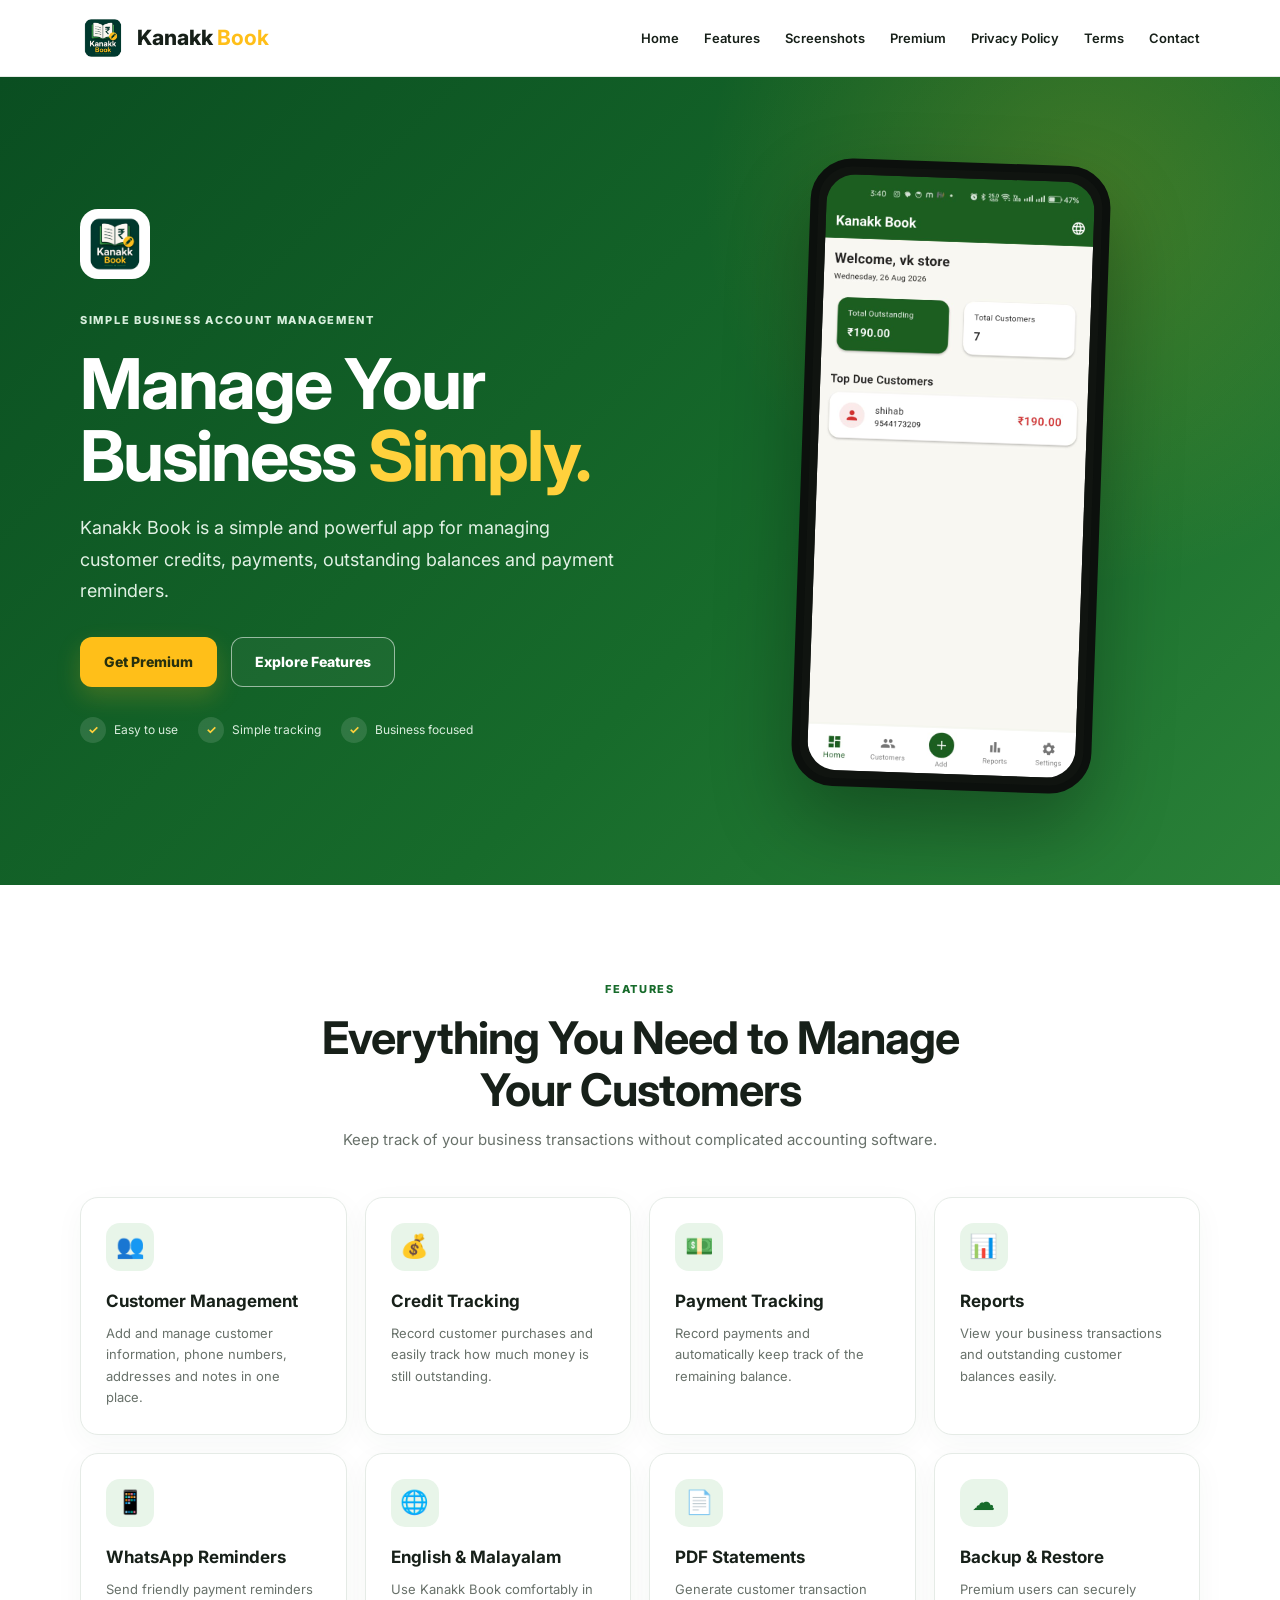
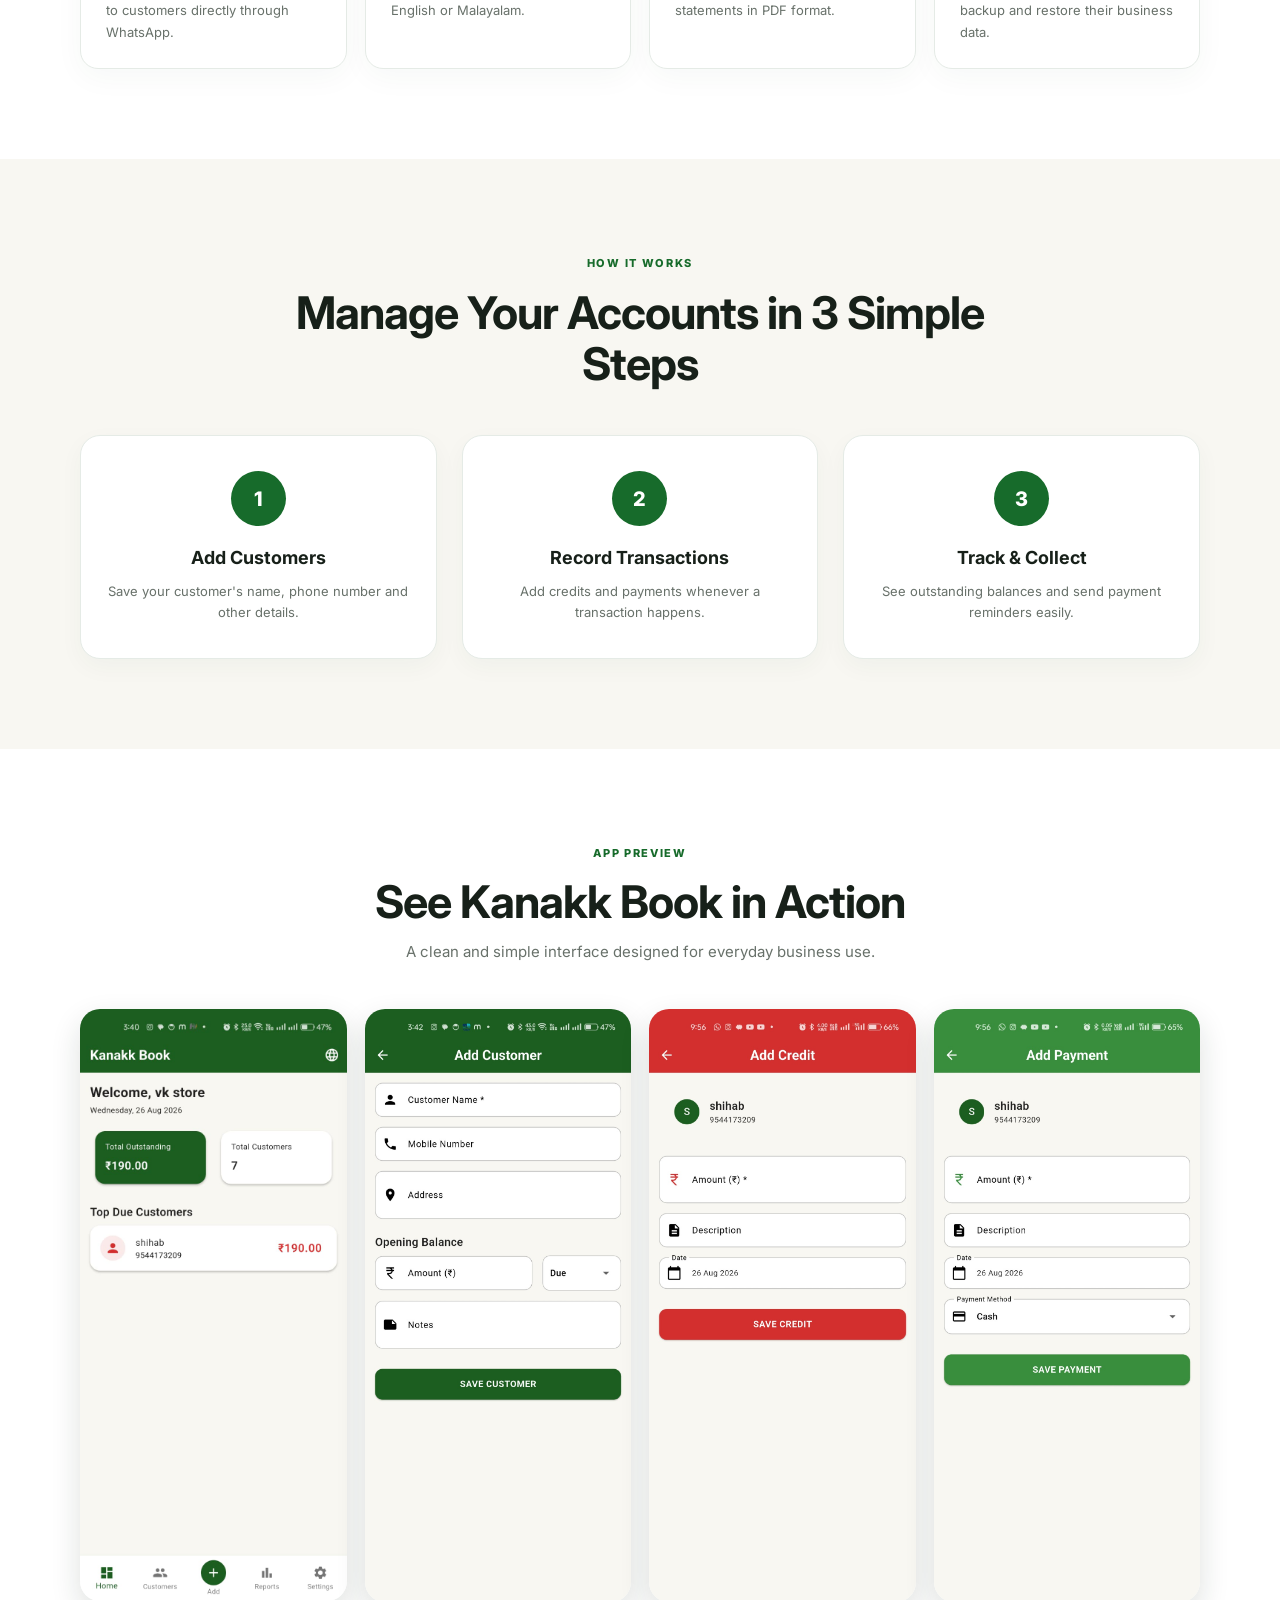
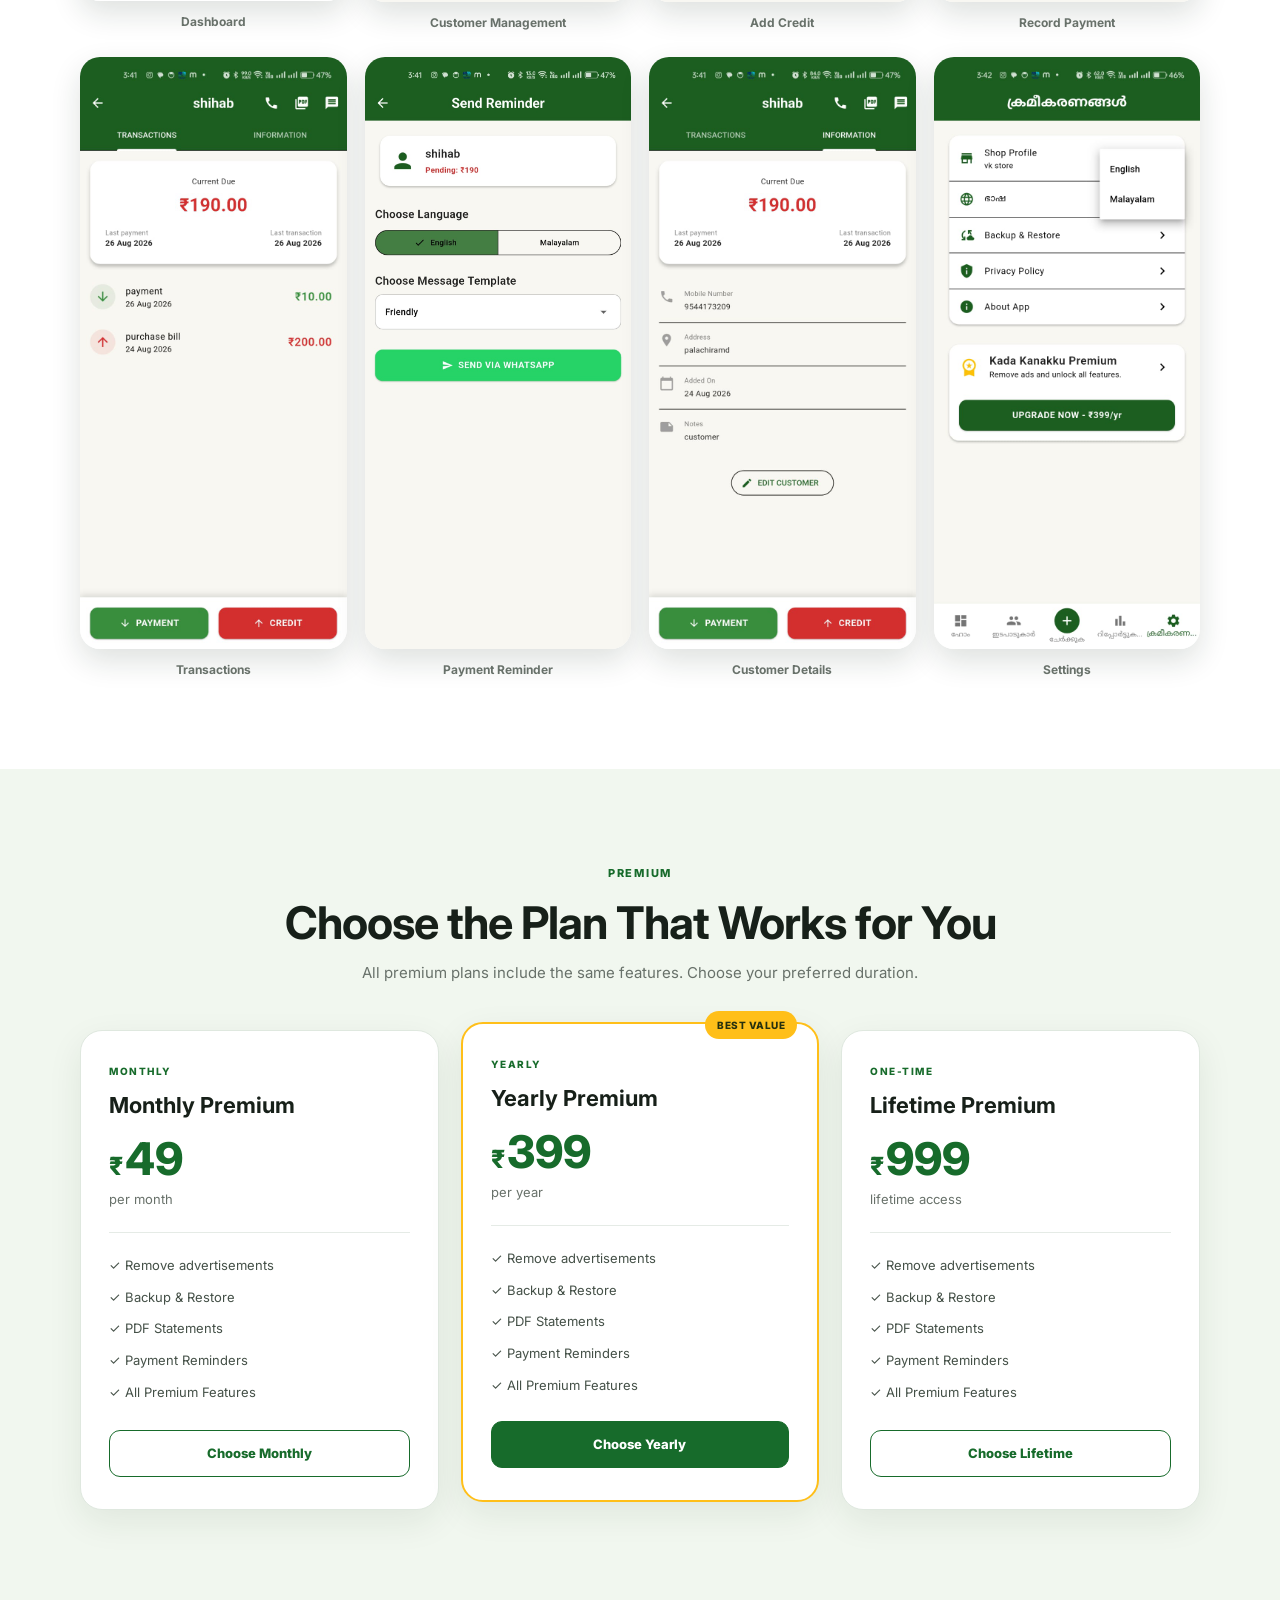
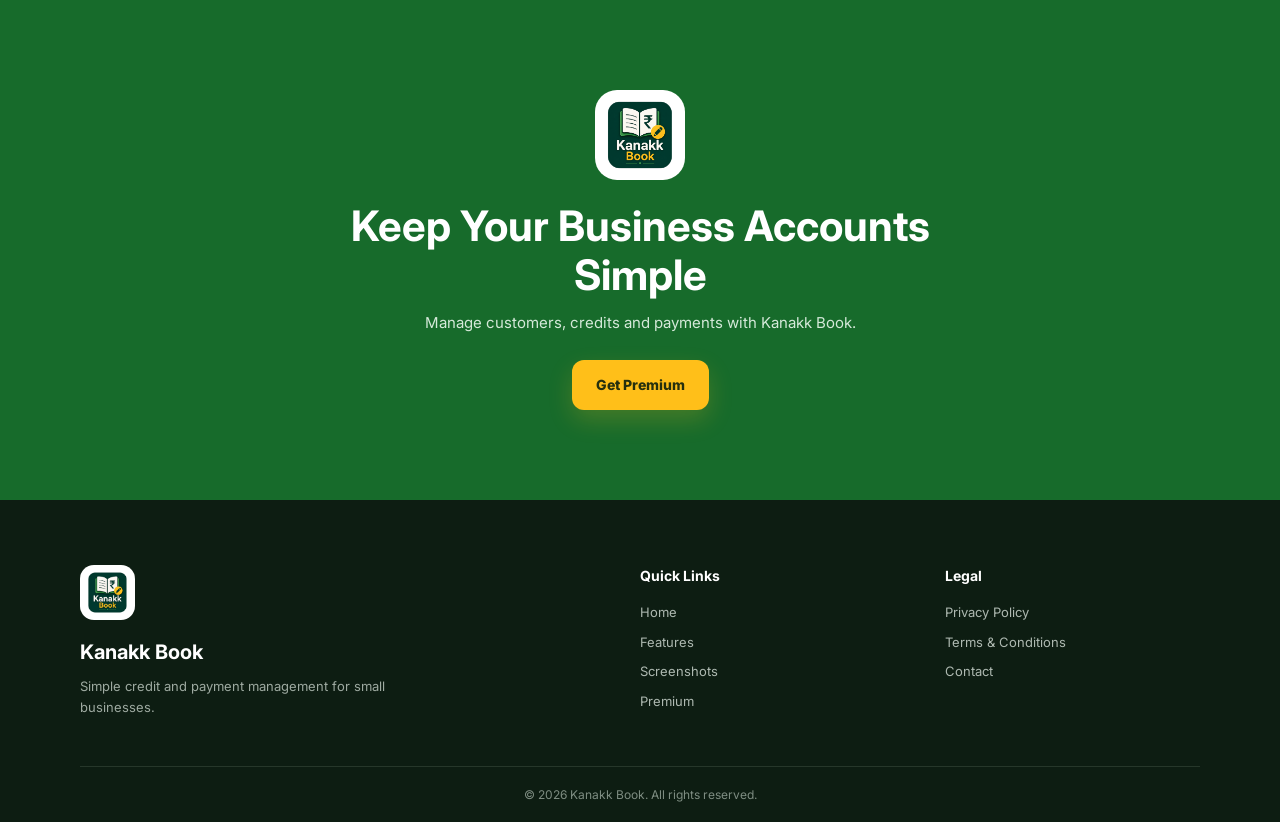
<file: index.html>
<!DOCTYPE html>
<html lang="en">

<head>
    <meta charset="UTF-8">
    <meta name="viewport" content="width=device-width, initial-scale=1.0">

    <title>Kanakk Book - Simple Credit & Payment Management</title>

    <meta name="description"
        content="Kanakk Book helps small businesses manage customers, credits, payments, outstanding balances and payment reminders easily.">

    <link rel="stylesheet" href="css/style.css">
</head>

<body>

    <!-- ================= NAVBAR ================= -->

    <header class="navbar">

        <div class="nav-container">

            <a href="index.html" class="brand">

                <img src="assets/logo.png"
                    alt="Kanakk Book Logo"
                    class="brand-logo">

                <span>Kanakk <b>Book</b></span>

            </a>

            <button class="menu-toggle" id="menuToggle">
                ☰
            </button>

            <nav class="nav-links" id="navLinks">

                <a href="#home">Home</a>

                <a href="#features">Features</a>

                <a href="#screenshots">Screenshots</a>

                <a href="#premium">Premium</a>

                <a href="privacy-policy.html">Privacy Policy</a>

                <a href="terms.html">Terms</a>

                <a href="contact.html">Contact</a>

            </nav>

        </div>

    </header>


    <!-- ================= HERO ================= -->

    <section class="hero" id="home">

        <div class="hero-container">

            <div class="hero-content">

                <div class="hero-logo">

                    <img src="assets/logo.png"
                        alt="Kanakk Book">

                </div>

                <div class="eyebrow">
                    SIMPLE BUSINESS ACCOUNT MANAGEMENT
                </div>

                <h1>
                    Manage Your Business
                    <span>Simply.</span>
                </h1>

                <p>
                    Kanakk Book is a simple and powerful app for
                    managing customer credits, payments, outstanding
                    balances and payment reminders.
                </p>

                <div class="hero-buttons">

                    <a href="#premium" class="btn btn-primary">
                        Get Premium
                    </a>

                    <a href="#features" class="btn btn-secondary">
                        Explore Features
                    </a>

                </div>

                <div class="trust-row">

                    <div>
                        <strong>✓</strong>
                        Easy to use
                    </div>

                    <div>
                        <strong>✓</strong>
                        Simple tracking
                    </div>

                    <div>
                        <strong>✓</strong>
                        Business focused
                    </div>

                </div>

            </div>


            <div class="hero-image">

                <div class="phone">

                    <div class="phone-screen">

                        <img src="assets/screenshot-home.jpeg"
                            alt="Kanakk Book Home Screen">

                    </div>

                </div>

            </div>

        </div>

    </section>


    <!-- ================= FEATURES ================= -->

    <section class="features-section" id="features">

        <div class="section-container">

            <div class="section-heading">

                <span>FEATURES</span>

                <h2>
                    Everything You Need
                    to Manage Your Customers
                </h2>

                <p>
                    Keep track of your business transactions
                    without complicated accounting software.
                </p>

            </div>


            <div class="features-grid">


                <div class="feature-card">

                    <div class="feature-icon">
                        👥
                    </div>

                    <h3>
                        Customer Management
                    </h3>

                    <p>
                        Add and manage customer information,
                        phone numbers, addresses and notes
                        in one place.
                    </p>

                </div>


                <div class="feature-card">

                    <div class="feature-icon">
                        💰
                    </div>

                    <h3>
                        Credit Tracking
                    </h3>

                    <p>
                        Record customer purchases and easily
                        track how much money is still outstanding.
                    </p>

                </div>


                <div class="feature-card">

                    <div class="feature-icon">
                        💵
                    </div>

                    <h3>
                        Payment Tracking
                    </h3>

                    <p>
                        Record payments and automatically keep
                        track of the remaining balance.
                    </p>

                </div>


                <div class="feature-card">

                    <div class="feature-icon">
                        📊
                    </div>

                    <h3>
                        Reports
                    </h3>

                    <p>
                        View your business transactions and
                        outstanding customer balances easily.
                    </p>

                </div>


                <div class="feature-card">

                    <div class="feature-icon">
                        📱
                    </div>

                    <h3>
                        WhatsApp Reminders
                    </h3>

                    <p>
                        Send friendly payment reminders to
                        customers directly through WhatsApp.
                    </p>

                </div>


                <div class="feature-card">

                    <div class="feature-icon">
                        🌐
                    </div>

                    <h3>
                        English & Malayalam
                    </h3>

                    <p>
                        Use Kanakk Book comfortably in English
                        or Malayalam.
                    </p>

                </div>


                <div class="feature-card">

                    <div class="feature-icon">
                        📄
                    </div>

                    <h3>
                        PDF Statements
                    </h3>

                    <p>
                        Generate customer transaction statements
                        in PDF format.
                    </p>

                </div>


                <div class="feature-card">

                    <div class="feature-icon">
                        ☁️
                    </div>

                    <h3>
                        Backup & Restore
                    </h3>

                    <p>
                        Premium users can securely backup and
                        restore their business data.
                    </p>

                </div>


            </div>

        </div>

    </section>


    <!-- ================= HOW IT WORKS ================= -->

    <section class="how-section">

        <div class="section-container">

            <div class="section-heading">

                <span>HOW IT WORKS</span>

                <h2>
                    Manage Your Accounts in 3 Simple Steps
                </h2>

            </div>


            <div class="steps-grid">


                <div class="step">

                    <div class="step-number">
                        1
                    </div>

                    <h3>
                        Add Customers
                    </h3>

                    <p>
                        Save your customer's name,
                        phone number and other details.
                    </p>

                </div>


                <div class="step">

                    <div class="step-number">
                        2
                    </div>

                    <h3>
                        Record Transactions
                    </h3>

                    <p>
                        Add credits and payments whenever
                        a transaction happens.
                    </p>

                </div>


                <div class="step">

                    <div class="step-number">
                        3
                    </div>

                    <h3>
                        Track & Collect
                    </h3>

                    <p>
                        See outstanding balances and
                        send payment reminders easily.
                    </p>

                </div>


            </div>

        </div>

    </section>


    <!-- ================= SCREENSHOTS ================= -->

    <section class="screenshots-section" id="screenshots">

        <div class="section-container">

            <div class="section-heading">

                <span>APP PREVIEW</span>

                <h2>
                    See Kanakk Book in Action
                </h2>

                <p>
                    A clean and simple interface designed
                    for everyday business use.
                </p>

            </div>


            <div class="screenshots-grid">


                <div class="screenshot-card">

                    <img src="assets/screenshot-home.jpeg"
                        alt="Kanakk Book Home">

                    <h3>
                        Dashboard
                    </h3>

                </div>


                <div class="screenshot-card">

                    <img src="assets/screenshot-customer.jpeg"
                        alt="Kanakk Book Customer">

                    <h3>
                        Customer Management
                    </h3>

                </div>


                <div class="screenshot-card">

                    <img src="assets/screenshot-credit.jpeg"
                        alt="Kanakk Book Credit">

                    <h3>
                        Add Credit
                    </h3>

                </div>


                <div class="screenshot-card">

                    <img src="assets/screenshot-payment.jpeg"
                        alt="Kanakk Book Payment">

                    <h3>
                        Record Payment
                    </h3>

                </div>


                <div class="screenshot-card">

                    <img src="assets/screenshot-transactions.jpeg"
                        alt="Kanakk Book Transactions">

                    <h3>
                        Transactions
                    </h3>

                </div>


                <div class="screenshot-card">

                    <img src="assets/screenshot-reminder.jpeg"
                        alt="Kanakk Book Reminder">

                    <h3>
                        Payment Reminder
                    </h3>

                </div>


                <div class="screenshot-card">

                    <img src="assets/screenshot-customer-details.jpeg"
                        alt="Kanakk Book Customer Details">

                    <h3>
                        Customer Details
                    </h3>

                </div>


                <div class="screenshot-card">

                    <img src="assets/screenshot-settings.jpeg"
                        alt="Kanakk Book Settings">

                    <h3>
                        Settings
                    </h3>

                </div>


            </div>

        </div>

    </section>


    <!-- ================= PREMIUM ================= -->

    <section class="premium-section" id="premium">

        <div class="section-container">

            <div class="section-heading">

                <span>PREMIUM</span>

                <h2>
                    Choose the Plan That Works for You
                </h2>

                <p>
                    All premium plans include the same features.
                    Choose your preferred duration.
                </p>

            </div>


            <div class="pricing-grid">


                <!-- MONTHLY -->

                <div class="pricing-card">

                    <div class="plan-label">
                        MONTHLY
                    </div>

                    <h3>
                        Monthly Premium
                    </h3>

                    <div class="price">
                        <span>₹</span>49
                    </div>

                    <p class="duration">
                        per month
                    </p>

                    <div class="plan-divider"></div>

                    <ul>

                        <li>✓ Remove advertisements</li>

                        <li>✓ Backup & Restore</li>

                        <li>✓ PDF Statements</li>

                        <li>✓ Payment Reminders</li>

                        <li>✓ All Premium Features</li>

                    </ul>

                    <a href="#" class="pricing-button">
                        Choose Monthly
                    </a>

                </div>


                <!-- YEARLY -->

                <div class="pricing-card popular">

                    <div class="popular-label">
                        BEST VALUE
                    </div>

                    <div class="plan-label">
                        YEARLY
                    </div>

                    <h3>
                        Yearly Premium
                    </h3>

                    <div class="price">
                        <span>₹</span>399
                    </div>

                    <p class="duration">
                        per year
                    </p>

                    <div class="plan-divider"></div>

                    <ul>

                        <li>✓ Remove advertisements</li>

                        <li>✓ Backup & Restore</li>

                        <li>✓ PDF Statements</li>

                        <li>✓ Payment Reminders</li>

                        <li>✓ All Premium Features</li>

                    </ul>

                    <a href="#" class="pricing-button">
                        Choose Yearly
                    </a>

                </div>


                <!-- LIFETIME -->

                <div class="pricing-card">

                    <div class="plan-label">
                        ONE-TIME
                    </div>

                    <h3>
                        Lifetime Premium
                    </h3>

                    <div class="price">
                        <span>₹</span>999
                    </div>

                    <p class="duration">
                        lifetime access
                    </p>

                    <div class="plan-divider"></div>

                    <ul>

                        <li>✓ Remove advertisements</li>

                        <li>✓ Backup & Restore</li>

                        <li>✓ PDF Statements</li>

                        <li>✓ Payment Reminders</li>

                        <li>✓ All Premium Features</li>

                    </ul>

                    <a href="#" class="pricing-button">
                        Choose Lifetime
                    </a>

                </div>


            </div>

        </div>

    </section>


    <!-- ================= CTA ================= -->

    <section class="cta-section">

        <div class="section-container">

            <div class="cta-content">

                <img src="assets/logo.png"
                    alt="Kanakk Book">

                <h2>
                    Keep Your Business Accounts Simple
                </h2>

                <p>
                    Manage customers, credits and payments
                    with Kanakk Book.
                </p>

                <a href="#premium" class="btn btn-primary">
                    Get Premium
                </a>

            </div>

        </div>

    </section>


    <!-- ================= FOOTER ================= -->

    <footer>

        <div class="footer-container">


            <div class="footer-brand">

                <img src="assets/logo.png"
                    alt="Kanakk Book">

                <h3>
                    Kanakk Book
                </h3>

                <p>
                    Simple credit and payment management
                    for small businesses.
                </p>

            </div>


            <div class="footer-links">

                <h4>
                    Quick Links
                </h4>

                <a href="#home">
                    Home
                </a>

                <a href="#features">
                    Features
                </a>

                <a href="#screenshots">
                    Screenshots
                </a>

                <a href="#premium">
                    Premium
                </a>

            </div>


            <div class="footer-links">

                <h4>
                    Legal
                </h4>

                <a href="privacy-policy.html">
                    Privacy Policy
                </a>

                <a href="terms.html">
                    Terms & Conditions
                </a>

                <a href="contact.html">
                    Contact
                </a>

            </div>


        </div>


        <div class="footer-bottom">

            <p>
                © <span id="year"></span> Kanakk Book.
                All rights reserved.
            </p>

        </div>

    </footer>


    <script src="js/script.js"></script>

</body>

</html>
</file>
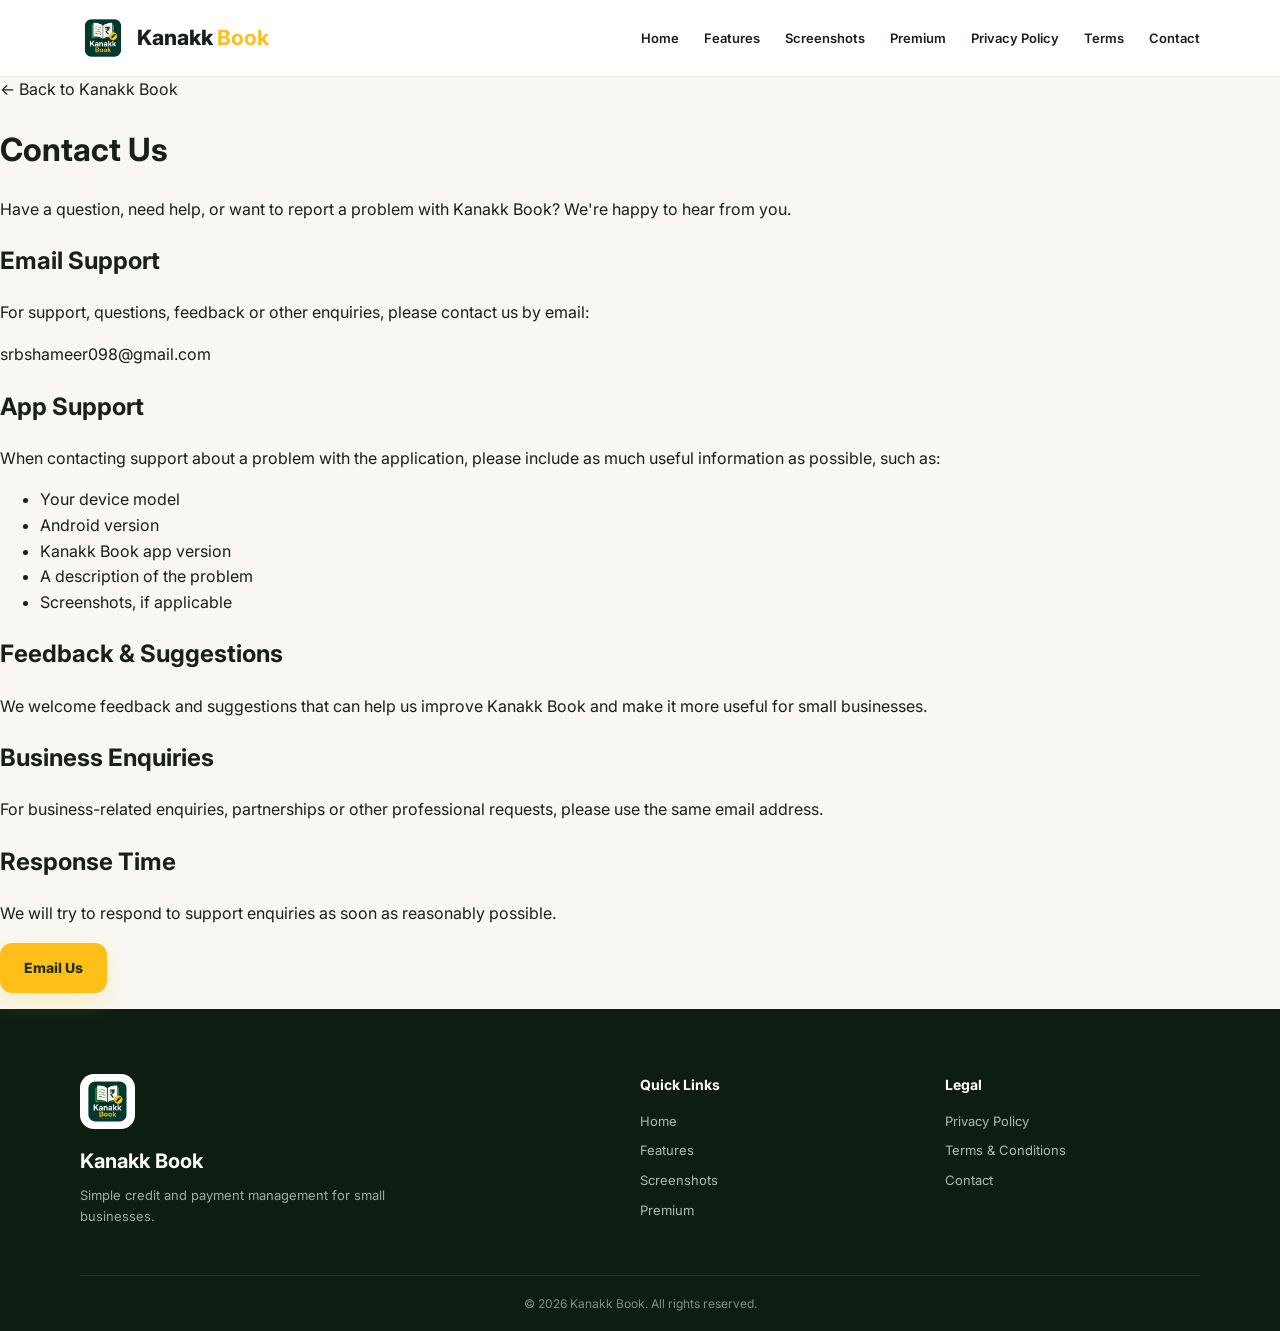
<file: contact.html>
<!DOCTYPE html>
<html lang="en">

<head>

    <meta charset="UTF-8">

    <meta name="viewport"
        content="width=device-width, initial-scale=1.0">

    <title>Contact - Kanakk Book</title>

    <meta name="description"
        content="Contact Kanakk Book support.">

    <link rel="stylesheet"
        href="css/style.css">

</head>


<body>


    <!-- ================= NAVBAR ================= -->

    <header class="navbar">

        <div class="nav-container">

            <a href="index.html"
                class="brand">

                <img src="assets/logo.png"
                    alt="Kanakk Book Logo"
                    class="brand-logo">

                <span>
                    Kanakk <b>Book</b>
                </span>

            </a>


            <button class="menu-toggle"
                id="menuToggle">

                ☰

            </button>


            <nav class="nav-links"
                id="navLinks">

                <a href="index.html#home">
                    Home
                </a>

                <a href="index.html#features">
                    Features
                </a>

                <a href="index.html#screenshots">
                    Screenshots
                </a>

                <a href="index.html#premium">
                    Premium
                </a>

                <a href="privacy-policy.html">
                    Privacy Policy
                </a>

                <a href="terms.html">
                    Terms
                </a>

                <a href="contact.html">
                    Contact
                </a>

            </nav>

        </div>

    </header>


    <!-- ================= CONTACT ================= -->

    <main class="legal-page">

        <div class="legal">

            <a href="index.html"
                class="back-link">

                ← Back to Kanakk Book

            </a>


            <h1>
                Contact Us
            </h1>


            <p>
                Have a question, need help, or want to report a
                problem with Kanakk Book? We're happy to hear from
                you.
            </p>


            <h2>
                Email Support
            </h2>

            <p>
                For support, questions, feedback or other enquiries,
                please contact us by email:
            </p>


            <p>

                <a href="mailto:srbshameer098@gmail.com">

                    srbshameer098@gmail.com

                </a>

            </p>


            <h2>
                App Support
            </h2>

            <p>
                When contacting support about a problem with the
                application, please include as much useful
                information as possible, such as:
            </p>


            <ul>

                <li>
                    Your device model
                </li>

                <li>
                    Android version
                </li>

                <li>
                    Kanakk Book app version
                </li>

                <li>
                    A description of the problem
                </li>

                <li>
                    Screenshots, if applicable
                </li>

            </ul>


            <h2>
                Feedback & Suggestions
            </h2>

            <p>
                We welcome feedback and suggestions that can help us
                improve Kanakk Book and make it more useful for
                small businesses.
            </p>


            <h2>
                Business Enquiries
            </h2>

            <p>
                For business-related enquiries, partnerships or
                other professional requests, please use the same
                email address.
            </p>


            <h2>
                Response Time
            </h2>

            <p>
                We will try to respond to support enquiries as soon
                as reasonably possible.
            </p>


            <p>
                <a href="mailto:srbshameer098@gmail.com"
                    class="btn btn-primary">

                    Email Us

                </a>
            </p>


        </div>

    </main>


    <!-- ================= FOOTER ================= -->

    <footer>

        <div class="footer-container">


            <div class="footer-brand">

                <img src="assets/logo.png"
                    alt="Kanakk Book">

                <h3>
                    Kanakk Book
                </h3>

                <p>
                    Simple credit and payment management
                    for small businesses.
                </p>

            </div>


            <div class="footer-links">

                <h4>
                    Quick Links
                </h4>

                <a href="index.html#home">
                    Home
                </a>

                <a href="index.html#features">
                    Features
                </a>

                <a href="index.html#screenshots">
                    Screenshots
                </a>

                <a href="index.html#premium">
                    Premium
                </a>

            </div>


            <div class="footer-links">

                <h4>
                    Legal
                </h4>

                <a href="privacy-policy.html">
                    Privacy Policy
                </a>

                <a href="terms.html">
                    Terms & Conditions
                </a>

                <a href="contact.html">
                    Contact
                </a>

            </div>


        </div>


        <div class="footer-bottom">

            <p>
                © <span id="year"></span>
                Kanakk Book. All rights reserved.
            </p>

        </div>

    </footer>


    <script src="js/script.js"></script>

</body>

</html>
</file>
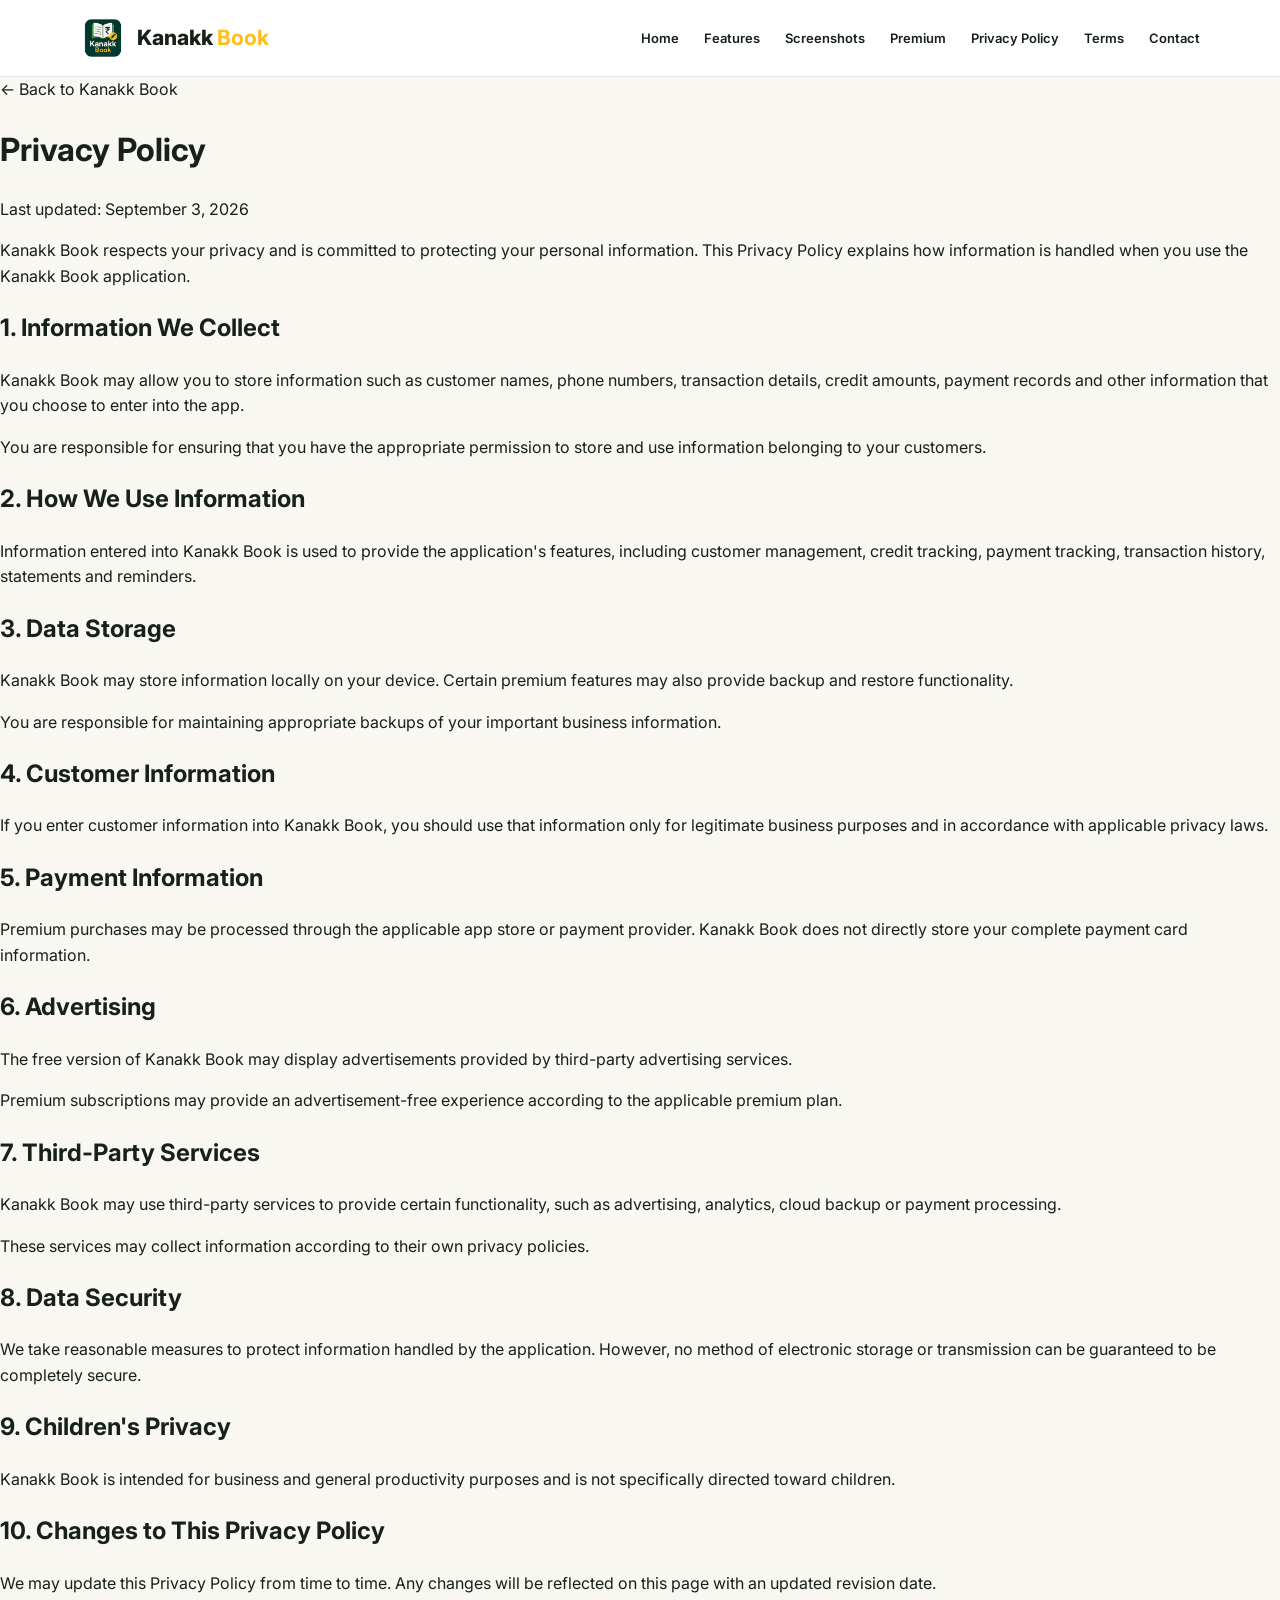
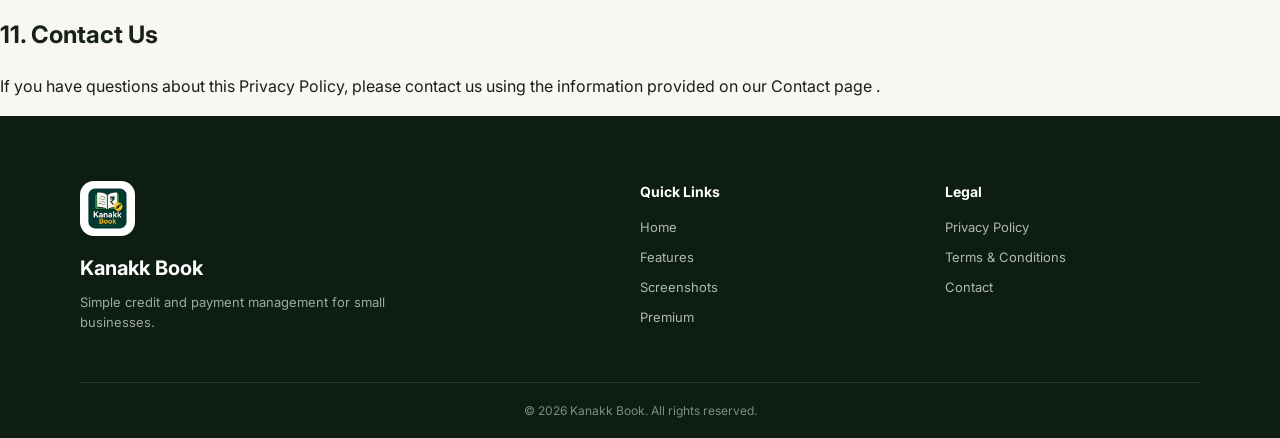
<file: privacy-policy.html>
<!DOCTYPE html>
<html lang="en">

<head>

    <meta charset="UTF-8">

    <meta name="viewport"
        content="width=device-width, initial-scale=1.0">

    <title>Privacy Policy - Kanakk Book</title>

    <meta name="description"
        content="Privacy Policy for Kanakk Book.">

    <link rel="stylesheet"
        href="css/style.css">

</head>


<body>


    <!-- ================= NAVBAR ================= -->

    <header class="navbar">

        <div class="nav-container">

            <a href="index.html"
                class="brand">

                <img src="assets/logo.png"
                    alt="Kanakk Book Logo"
                    class="brand-logo">

                <span>
                    Kanakk <b>Book</b>
                </span>

            </a>


            <button class="menu-toggle"
                id="menuToggle">

                ☰

            </button>


            <nav class="nav-links"
                id="navLinks">

                <a href="index.html#home">
                    Home
                </a>

                <a href="index.html#features">
                    Features
                </a>

                <a href="index.html#screenshots">
                    Screenshots
                </a>

                <a href="index.html#premium">
                    Premium
                </a>

                <a href="privacy-policy.html">
                    Privacy Policy
                </a>

                <a href="terms.html">
                    Terms
                </a>

                <a href="contact.html">
                    Contact
                </a>

            </nav>

        </div>

    </header>


    <!-- ================= CONTENT ================= -->

    <main class="legal-page">

        <div class="legal">

            <a href="index.html"
                class="back-link">

                ← Back to Kanakk Book

            </a>


            <h1>
                Privacy Policy
            </h1>


            <p class="updated">
                Last updated: September 3, 2026
            </p>


            <p>
                Kanakk Book respects your privacy and is committed
                to protecting your personal information. This Privacy
                Policy explains how information is handled when you
                use the Kanakk Book application.
            </p>


            <h2>
                1. Information We Collect
            </h2>

            <p>
                Kanakk Book may allow you to store information such
                as customer names, phone numbers, transaction
                details, credit amounts, payment records and other
                information that you choose to enter into the app.
            </p>

            <p>
                You are responsible for ensuring that you have the
                appropriate permission to store and use information
                belonging to your customers.
            </p>


            <h2>
                2. How We Use Information
            </h2>

            <p>
                Information entered into Kanakk Book is used to
                provide the application's features, including
                customer management, credit tracking, payment
                tracking, transaction history, statements and
                reminders.
            </p>


            <h2>
                3. Data Storage
            </h2>

            <p>
                Kanakk Book may store information locally on your
                device. Certain premium features may also provide
                backup and restore functionality.
            </p>

            <p>
                You are responsible for maintaining appropriate
                backups of your important business information.
            </p>


            <h2>
                4. Customer Information
            </h2>

            <p>
                If you enter customer information into Kanakk Book,
                you should use that information only for legitimate
                business purposes and in accordance with applicable
                privacy laws.
            </p>


            <h2>
                5. Payment Information
            </h2>

            <p>
                Premium purchases may be processed through the
                applicable app store or payment provider. Kanakk
                Book does not directly store your complete payment
                card information.
            </p>


            <h2>
                6. Advertising
            </h2>

            <p>
                The free version of Kanakk Book may display
                advertisements provided by third-party advertising
                services.
            </p>

            <p>
                Premium subscriptions may provide an
                advertisement-free experience according to the
                applicable premium plan.
            </p>


            <h2>
                7. Third-Party Services
            </h2>

            <p>
                Kanakk Book may use third-party services to provide
                certain functionality, such as advertising,
                analytics, cloud backup or payment processing.
            </p>

            <p>
                These services may collect information according to
                their own privacy policies.
            </p>


            <h2>
                8. Data Security
            </h2>

            <p>
                We take reasonable measures to protect information
                handled by the application. However, no method of
                electronic storage or transmission can be guaranteed
                to be completely secure.
            </p>


            <h2>
                9. Children's Privacy
            </h2>

            <p>
                Kanakk Book is intended for business and general
                productivity purposes and is not specifically
                directed toward children.
            </p>


            <h2>
                10. Changes to This Privacy Policy
            </h2>

            <p>
                We may update this Privacy Policy from time to time.
                Any changes will be reflected on this page with an
                updated revision date.
            </p>


            <h2>
                11. Contact Us
            </h2>

            <p>
                If you have questions about this Privacy Policy,
                please contact us using the information provided on
                our
                <a href="contact.html">
                    Contact page
                </a>.
            </p>


        </div>

    </main>


    <!-- ================= FOOTER ================= -->

    <footer>

        <div class="footer-container">


            <div class="footer-brand">

                <img src="assets/logo.png"
                    alt="Kanakk Book">

                <h3>
                    Kanakk Book
                </h3>

                <p>
                    Simple credit and payment management
                    for small businesses.
                </p>

            </div>


            <div class="footer-links">

                <h4>
                    Quick Links
                </h4>

                <a href="index.html#home">
                    Home
                </a>

                <a href="index.html#features">
                    Features
                </a>

                <a href="index.html#screenshots">
                    Screenshots
                </a>

                <a href="index.html#premium">
                    Premium
                </a>

            </div>


            <div class="footer-links">

                <h4>
                    Legal
                </h4>

                <a href="privacy-policy.html">
                    Privacy Policy
                </a>

                <a href="terms.html">
                    Terms & Conditions
                </a>

                <a href="contact.html">
                    Contact
                </a>

            </div>


        </div>


        <div class="footer-bottom">

            <p>
                © <span id="year"></span>
                Kanakk Book. All rights reserved.
            </p>

        </div>

    </footer>


    <script src="js/script.js"></script>

</body>

</html>
</file>
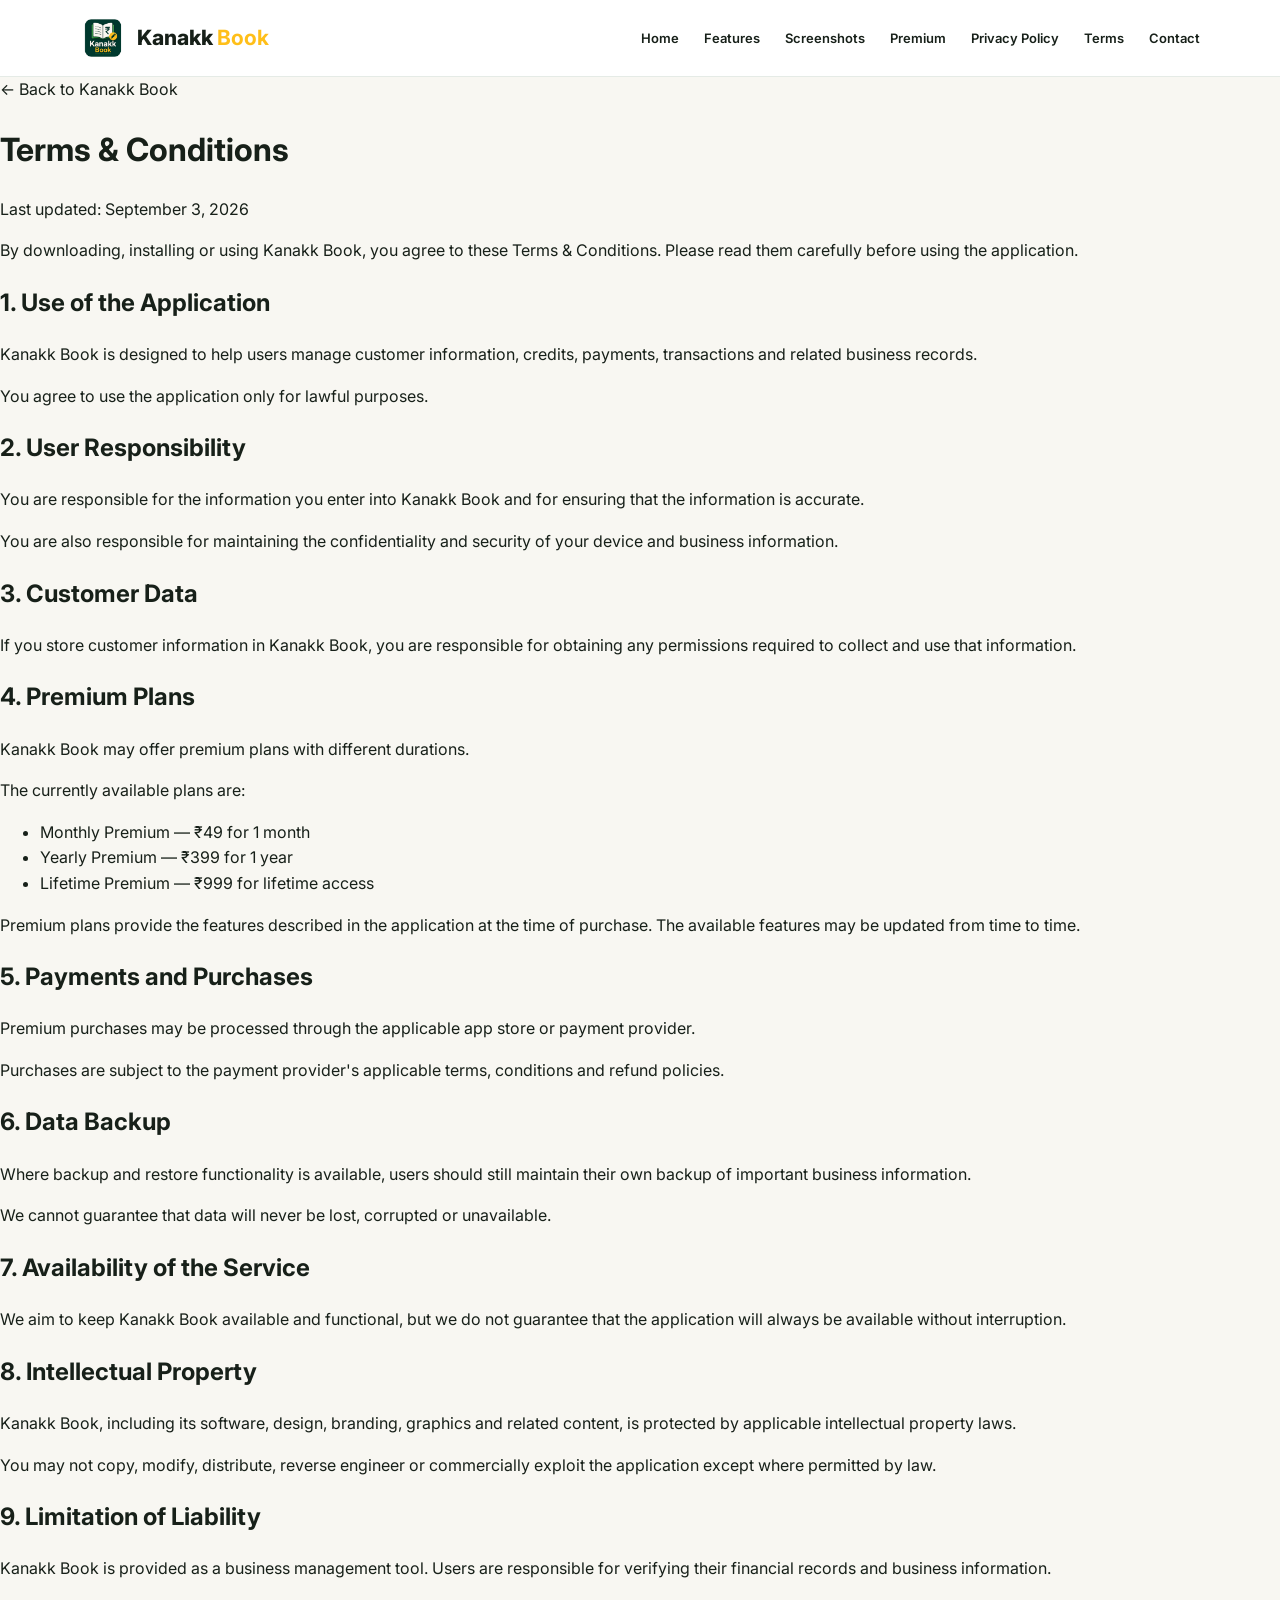
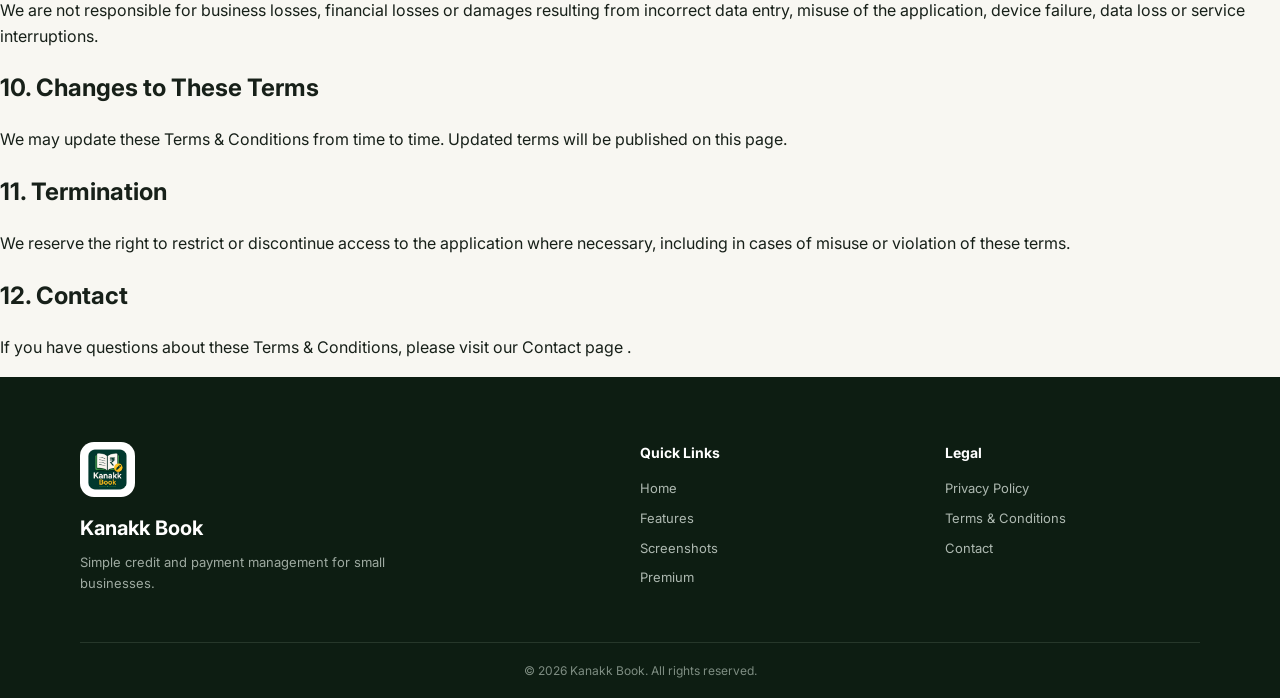
<file: terms.html>
<!DOCTYPE html>
<html lang="en">

<head>

    <meta charset="UTF-8">

    <meta name="viewport"
        content="width=device-width, initial-scale=1.0">

    <title>Terms & Conditions - Kanakk Book</title>

    <meta name="description"
        content="Terms and Conditions for Kanakk Book.">

    <link rel="stylesheet"
        href="css/style.css">

</head>


<body>


    <!-- ================= NAVBAR ================= -->

    <header class="navbar">

        <div class="nav-container">

            <a href="index.html"
                class="brand">

                <img src="assets/logo.png"
                    alt="Kanakk Book Logo"
                    class="brand-logo">

                <span>
                    Kanakk <b>Book</b>
                </span>

            </a>


            <button class="menu-toggle"
                id="menuToggle">

                ☰

            </button>


            <nav class="nav-links"
                id="navLinks">

                <a href="index.html#home">
                    Home
                </a>

                <a href="index.html#features">
                    Features
                </a>

                <a href="index.html#screenshots">
                    Screenshots
                </a>

                <a href="index.html#premium">
                    Premium
                </a>

                <a href="privacy-policy.html">
                    Privacy Policy
                </a>

                <a href="terms.html">
                    Terms
                </a>

                <a href="contact.html">
                    Contact
                </a>

            </nav>

        </div>

    </header>


    <!-- ================= CONTENT ================= -->

    <main class="legal-page">

        <div class="legal">

            <a href="index.html"
                class="back-link">

                ← Back to Kanakk Book

            </a>


            <h1>
                Terms & Conditions
            </h1>


            <p class="updated">
                Last updated: September 3, 2026
            </p>


            <p>
                By downloading, installing or using Kanakk Book,
                you agree to these Terms & Conditions. Please read
                them carefully before using the application.
            </p>


            <h2>
                1. Use of the Application
            </h2>

            <p>
                Kanakk Book is designed to help users manage
                customer information, credits, payments,
                transactions and related business records.
            </p>

            <p>
                You agree to use the application only for lawful
                purposes.
            </p>


            <h2>
                2. User Responsibility
            </h2>

            <p>
                You are responsible for the information you enter
                into Kanakk Book and for ensuring that the
                information is accurate.
            </p>

            <p>
                You are also responsible for maintaining the
                confidentiality and security of your device and
                business information.
            </p>


            <h2>
                3. Customer Data
            </h2>

            <p>
                If you store customer information in Kanakk Book,
                you are responsible for obtaining any permissions
                required to collect and use that information.
            </p>


            <h2>
                4. Premium Plans
            </h2>

            <p>
                Kanakk Book may offer premium plans with different
                durations.
            </p>

            <p>
                The currently available plans are:
            </p>

            <ul>

                <li>
                    Monthly Premium — ₹49 for 1 month
                </li>

                <li>
                    Yearly Premium — ₹399 for 1 year
                </li>

                <li>
                    Lifetime Premium — ₹999 for lifetime access
                </li>

            </ul>

            <p>
                Premium plans provide the features described in the
                application at the time of purchase. The available
                features may be updated from time to time.
            </p>


            <h2>
                5. Payments and Purchases
            </h2>

            <p>
                Premium purchases may be processed through the
                applicable app store or payment provider.
            </p>

            <p>
                Purchases are subject to the payment provider's
                applicable terms, conditions and refund policies.
            </p>


            <h2>
                6. Data Backup
            </h2>

            <p>
                Where backup and restore functionality is available,
                users should still maintain their own backup of
                important business information.
            </p>

            <p>
                We cannot guarantee that data will never be lost,
                corrupted or unavailable.
            </p>


            <h2>
                7. Availability of the Service
            </h2>

            <p>
                We aim to keep Kanakk Book available and functional,
                but we do not guarantee that the application will
                always be available without interruption.
            </p>


            <h2>
                8. Intellectual Property
            </h2>

            <p>
                Kanakk Book, including its software, design,
                branding, graphics and related content, is protected
                by applicable intellectual property laws.
            </p>

            <p>
                You may not copy, modify, distribute, reverse
                engineer or commercially exploit the application
                except where permitted by law.
            </p>


            <h2>
                9. Limitation of Liability
            </h2>

            <p>
                Kanakk Book is provided as a business management
                tool. Users are responsible for verifying their
                financial records and business information.
            </p>

            <p>
                We are not responsible for business losses, financial
                losses or damages resulting from incorrect data
                entry, misuse of the application, device failure,
                data loss or service interruptions.
            </p>


            <h2>
                10. Changes to These Terms
            </h2>

            <p>
                We may update these Terms & Conditions from time to
                time. Updated terms will be published on this page.
            </p>


            <h2>
                11. Termination
            </h2>

            <p>
                We reserve the right to restrict or discontinue
                access to the application where necessary, including
                in cases of misuse or violation of these terms.
            </p>


            <h2>
                12. Contact
            </h2>

            <p>
                If you have questions about these Terms & Conditions,
                please visit our
                <a href="contact.html">
                    Contact page
                </a>.
            </p>


        </div>

    </main>


    <!-- ================= FOOTER ================= -->

    <footer>

        <div class="footer-container">


            <div class="footer-brand">

                <img src="assets/logo.png"
                    alt="Kanakk Book">

                <h3>
                    Kanakk Book
                </h3>

                <p>
                    Simple credit and payment management
                    for small businesses.
                </p>

            </div>


            <div class="footer-links">

                <h4>
                    Quick Links
                </h4>

                <a href="index.html#home">
                    Home
                </a>

                <a href="index.html#features">
                    Features
                </a>

                <a href="index.html#screenshots">
                    Screenshots
                </a>

                <a href="index.html#premium">
                    Premium
                </a>

            </div>


            <div class="footer-links">

                <h4>
                    Legal
                </h4>

                <a href="privacy-policy.html">
                    Privacy Policy
                </a>

                <a href="terms.html">
                    Terms & Conditions
                </a>

                <a href="contact.html">
                    Contact
                </a>

            </div>


        </div>


        <div class="footer-bottom">

            <p>
                © <span id="year"></span>
                Kanakk Book. All rights reserved.
            </p>

        </div>

    </footer>


    <script src="js/script.js"></script>

</body>

</html>
</file>
<file: css/style.css>
@import url('https://fonts.googleapis.com/css2?family=Inter:wght@400;500;600;700;800&display=swap');


/* ================= ROOT ================= */

:root {
    --green: #176b2b;
    --green-dark: #0b4e20;
    --green-light: #e8f5e9;

    --gold: #ffbf19;
    --gold-light: #fff4cc;

    --cream: #f8f7f2;

    --ink: #172019;
    --muted: #68716a;

    --white: #ffffff;

    --border: #e5ebe6;

    --shadow: 0 15px 45px rgba(16, 52, 27, 0.10);
}


/* ================= RESET ================= */

* {
    box-sizing: border-box;
}

html {
    scroll-behavior: smooth;
}

body {
    margin: 0;
    font-family: "Inter", system-ui, -apple-system, BlinkMacSystemFont, sans-serif;
    color: var(--ink);
    background: var(--cream);
    line-height: 1.6;
}

img {
    max-width: 100%;
}

a {
    color: inherit;
    text-decoration: none;
}

button {
    font-family: inherit;
}


/* ================= CONTAINERS ================= */

.nav-container,
.section-container,
.hero-container,
.footer-container {
    width: min(1120px, calc(100% - 40px));
    margin: 0 auto;
}


/* ================= NAVBAR ================= */

.navbar {
    position: sticky;
    top: 0;
    z-index: 100;

    background: rgba(255, 255, 255, 0.94);

    backdrop-filter: blur(12px);

    border-bottom: 1px solid var(--border);
}

.nav-container {
    height: 76px;

    display: flex;
    align-items: center;
    justify-content: space-between;
}


/* Brand */

.brand {
    display: flex;
    align-items: center;
    gap: 11px;

    font-size: 21px;
    font-weight: 800;
}

.brand-logo {
    width: 46px;
    height: 46px;

    object-fit: contain;

    border-radius: 12px;
}

.brand b {
    color: var(--gold);
}


/* Navigation */

.nav-links {
    display: flex;
    align-items: center;
    gap: 25px;

    font-size: 13px;
    font-weight: 600;
}

.nav-links a {
    transition: 0.2s ease;
}

.nav-links a:hover {
    color: var(--green);
}


/* Mobile Menu */

.menu-toggle {
    display: none;

    border: 0;
    background: transparent;

    font-size: 28px;

    cursor: pointer;
}


/* ================= HERO ================= */

.hero {
    position: relative;
    overflow: hidden;

    color: white;

    background:
        radial-gradient(
            circle at 85% 15%,
            rgba(255, 193, 26, 0.18),
            transparent 30%
        ),
        linear-gradient(
            135deg,
            #0a4e21,
            #176b2b 60%,
            #2a8138
        );

    padding: 85px 0 95px;
}


.hero-container {
    display: grid;

    grid-template-columns: 1.05fr 0.95fr;

    align-items: center;

    gap: 70px;
}


/* Hero Content */

.hero-content {
    max-width: 650px;
}


.hero-logo {
    margin-bottom: 20px;
}

.hero-logo img {
    width: 70px;
    height: 70px;

    object-fit: contain;

    border-radius: 18px;

    background: white;

    padding: 4px;
}


.eyebrow {
    display: inline-block;

    font-size: 11px;
    letter-spacing: 1.7px;

    font-weight: 800;

    color: #d7eedc;
}


.hero h1 {
    font-size: clamp(42px, 6vw, 70px);

    line-height: 1.03;

    margin: 16px 0 20px;

    letter-spacing: -2px;
}


.hero h1 span {
    color: #ffd13c;
}


.hero-content > p {
    max-width: 620px;

    font-size: 18px;

    line-height: 1.75;

    color: #e1f1e4;

    margin: 0;
}


/* Hero Buttons */

.hero-buttons {
    display: flex;

    gap: 14px;

    flex-wrap: wrap;

    margin: 30px 0;
}


.btn {
    display: inline-flex;

    justify-content: center;
    align-items: center;

    min-height: 50px;

    padding: 13px 23px;

    border-radius: 12px;

    font-size: 14px;

    font-weight: 800;

    border: 1px solid transparent;

    transition: 0.2s ease;
}


.btn:hover {
    transform: translateY(-2px);
}


.btn-primary {
    background: var(--gold);

    color: #26300e;

    box-shadow: 0 10px 25px rgba(255, 191, 25, 0.20);
}


.btn-secondary {
    border-color: rgba(255, 255, 255, 0.55);

    color: white;

    background: rgba(255, 255, 255, 0.04);
}


/* Trust */

.trust-row {
    display: flex;

    flex-wrap: wrap;

    gap: 20px;
}


.trust-row div {
    display: flex;

    align-items: center;

    gap: 8px;

    font-size: 12px;

    color: #d9eddd;
}


.trust-row strong {
    width: 26px;
    height: 26px;

    display: grid;

    place-items: center;

    border-radius: 50%;

    background: rgba(255, 255, 255, 0.12);

    color: #ffd13c;
}


/* ================= PHONE ================= */

.hero-image {
    display: flex;

    justify-content: center;

    align-items: center;
}


.phone {
    width: 300px;

    padding: 8px;

    background: #101410;

    border: 8px solid #0c100d;

    border-radius: 42px;

    box-shadow:
        0 35px 80px rgba(0, 0, 0, 0.30);

    transform: rotate(2deg);
}


.phone-screen {
    overflow: hidden;

    border-radius: 29px;

    background: white;
}


.phone-screen img {
    display: block;

    width: 100%;

    height: auto;
}


/* ================= SECTION COMMON ================= */

section {
    scroll-margin-top: 80px;
}


.section-container {
    padding-top: 90px;
    padding-bottom: 90px;
}


.section-heading {
    max-width: 720px;

    margin: 0 auto 45px;

    text-align: center;
}


.section-heading > span {
    font-size: 11px;

    letter-spacing: 1.7px;

    font-weight: 800;

    color: var(--green);
}


.section-heading h2 {
    margin: 12px 0;

    font-size: clamp(30px, 4vw, 45px);

    line-height: 1.15;

    letter-spacing: -1px;
}


.section-heading p {
    max-width: 680px;

    margin: 0 auto;

    color: var(--muted);

    font-size: 15px;
}


/* ================= FEATURES ================= */

.features-section {
    background: white;
}


.features-grid {
    display: grid;

    grid-template-columns: repeat(4, 1fr);

    gap: 18px;
}


.feature-card {
    background: white;

    border: 1px solid var(--border);

    border-radius: 18px;

    padding: 25px;

    box-shadow:
        0 8px 30px rgba(30, 70, 40, 0.04);

    transition: 0.25s ease;
}


.feature-card:hover {
    transform: translateY(-5px);

    box-shadow: var(--shadow);
}


.feature-icon {
    width: 48px;
    height: 48px;

    display: grid;

    place-items: center;

    border-radius: 14px;

    background: var(--green-light);

    color: var(--green);

    font-size: 23px;

    margin-bottom: 17px;
}


.feature-card h3 {
    margin: 0 0 8px;

    font-size: 17px;
}


.feature-card p {
    margin: 0;

    color: var(--muted);

    font-size: 13px;

    line-height: 1.65;
}


/* ================= HOW IT WORKS ================= */

.how-section {
    background: var(--cream);
}


.steps-grid {
    display: grid;

    grid-template-columns: repeat(3, 1fr);

    gap: 25px;
}


.step {
    text-align: center;

    background: white;

    border: 1px solid var(--border);

    border-radius: 20px;

    padding: 35px 25px;

    box-shadow:
        0 8px 25px rgba(30, 70, 40, 0.04);
}


.step-number {
    width: 55px;
    height: 55px;

    display: grid;

    place-items: center;

    margin: 0 auto 18px;

    border-radius: 50%;

    background: var(--green);

    color: white;

    font-size: 20px;

    font-weight: 800;
}


.step h3 {
    margin: 0 0 8px;

    font-size: 18px;
}


.step p {
    margin: 0;

    color: var(--muted);

    font-size: 13px;
}


/* ================= SCREENSHOTS ================= */

.screenshots-section {
    background: white;
}


.screenshots-grid {
    display: grid;

    grid-template-columns: repeat(4, 1fr);

    gap: 25px 18px;

    align-items: start;
}


.screenshot-card {
    margin: 0;

    text-align: center;
}


.screenshot-card img {
    display: block;

    width: 100%;

    height: auto;

    border-radius: 20px;

    box-shadow:
        0 12px 30px rgba(20, 40, 25, 0.14);

    transition: 0.25s ease;
}


.screenshot-card:hover img {
    transform: translateY(-5px);
}


.screenshot-card h3 {
    margin: 11px 0 0;

    color: var(--muted);

    font-size: 12px;

    font-weight: 700;
}


/* ================= PREMIUM ================= */

.premium-section {
    background: #f1f7ef;
}


.pricing-grid {
    display: grid;

    grid-template-columns: repeat(3, 1fr);

    gap: 22px;

    align-items: stretch;
}


.pricing-card {
    position: relative;

    display: flex;

    flex-direction: column;

    background: white;

    border: 1px solid #dfe8df;

    border-radius: 22px;

    padding: 32px 28px;

    box-shadow:
        0 12px 35px rgba(20, 55, 27, 0.08);

    transition: 0.25s ease;
}


.pricing-card:hover {
    transform: translateY(-5px);

    box-shadow: var(--shadow);
}


/* Popular */

.pricing-card.popular {
    border: 2px solid var(--gold);

    transform: translateY(-8px);
}


.pricing-card.popular:hover {
    transform: translateY(-13px);
}


.popular-label {
    position: absolute;

    top: -13px;
    right: 20px;

    padding: 6px 12px;

    border-radius: 20px;

    background: var(--gold);

    color: #26300e;

    font-size: 10px;

    font-weight: 800;

    letter-spacing: 0.5px;
}


.plan-label {
    color: var(--green);

    font-size: 10px;

    font-weight: 800;

    letter-spacing: 1.5px;
}


.pricing-card h3 {
    margin: 9px 0 5px;

    font-size: 22px;
}


.price {
    display: flex;

    align-items: baseline;

    gap: 2px;

    margin-top: 8px;

    color: var(--green);

    font-size: 45px;

    line-height: 1;

    font-weight: 800;
}


.price span {
    font-size: 25px;
}


.duration {
    margin: 8px 0 0;

    color: var(--muted);

    font-size: 13px;
}


.plan-divider {
    height: 1px;

    margin: 22px 0;

    background: var(--border);
}


.pricing-card ul {
    list-style: none;

    padding: 0;

    margin: 0 0 25px;

    display: grid;

    gap: 11px;

    color: #445047;

    font-size: 13px;
}


.pricing-card li {
    display: flex;

    align-items: flex-start;

    gap: 6px;
}


.pricing-button {
    display: flex;

    justify-content: center;
    align-items: center;

    width: 100%;

    min-height: 47px;

    margin-top: auto;

    border: 1px solid var(--green);

    border-radius: 11px;

    color: var(--green);

    font-size: 13px;

    font-weight: 800;

    transition: 0.2s ease;
}


.pricing-button:hover {
    background: var(--green);

    color: white;
}


.popular .pricing-button {
    background: var(--green);

    color: white;
}


.popular .pricing-button:hover {
    background: var(--green-dark);
}


/* ================= CTA ================= */

.cta-section {
    background: var(--green);

    color: white;
}


.cta-content {
    max-width: 700px;

    margin: 0 auto;

    text-align: center;
}


.cta-content img {
    width: 90px;
    height: 90px;

    object-fit: contain;

    border-radius: 22px;

    background: white;

    padding: 4px;

    margin-bottom: 15px;
}


.cta-content h2 {
    margin: 0 0 12px;

    font-size: clamp(30px, 4vw, 42px);

    line-height: 1.15;
}


.cta-content p {
    margin: 0 auto 25px;

    color: #d5e9d9;

    font-size: 15px;
}


/* ================= FOOTER ================= */

footer {
    background: #0d1d12;

    color: #d8e4da;
}


.footer-container {
    display: grid;

    grid-template-columns: 2fr 1fr 1fr;

    gap: 50px;

    padding-top: 65px;

    padding-bottom: 45px;
}


.footer-brand img {
    width: 55px;
    height: 55px;

    object-fit: contain;

    border-radius: 14px;

    background: white;

    padding: 3px;

    margin-bottom: 8px;
}


.footer-brand h3 {
    margin: 0 0 8px;

    color: white;

    font-size: 20px;
}


.footer-brand p {
    max-width: 330px;

    margin: 0;

    color: #9eaaa1;

    font-size: 13px;
}


.footer-links h4 {
    margin: 0 0 14px;

    color: white;

    font-size: 14px;
}


.footer-links a {
    display: block;

    margin: 9px 0;

    color: #aeb9b1;

    font-size: 13px;

    transition: 0.2s ease;
}


.footer-links a:hover {
    color: white;
}


.footer-bottom {
    width: min(1120px, calc(100% - 40px));

    margin: 0 auto;

    border-top: 1px solid #26372a;

    padding: 18px 0;
}


.footer-bottom p {
    margin: 0;

    color: #7e8d82;

    font-size: 12px;

    text-align: center;
}


/* ================= MOBILE ================= */

@media (max-width: 1000px) {

    .features-grid {
        grid-template-columns: repeat(2, 1fr);
    }

    .screenshots-grid {
        grid-template-columns: repeat(3, 1fr);
    }

    .pricing-grid {
        grid-template-columns: repeat(3, 1fr);
    }

    .footer-container {
        grid-template-columns: 2fr 1fr 1fr;
    }

}


/* ================= TABLET ================= */

@media (max-width: 850px) {

    .nav-links {
        gap: 15px;
    }

    .hero-container {
        grid-template-columns: 1fr;

        text-align: center;

        gap: 50px;
    }

    .hero-content {
        margin: 0 auto;
    }

    .hero-logo {
        display: flex;

        justify-content: center;
    }

    .hero-buttons {
        justify-content: center;
    }

    .trust-row {
        justify-content: center;
    }

    .hero-image {
        order: -1;
    }

    .phone {
        width: 270px;
    }

    .steps-grid {
        grid-template-columns: 1fr;
    }

    .pricing-grid {
        grid-template-columns: 1fr;

        max-width: 520px;

        margin: 0 auto;
    }

    .pricing-card.popular {
        transform: none;
    }

    .pricing-card.popular:hover {
        transform: translateY(-5px);
    }

}


/* ================= MOBILE ================= */

@media (max-width: 650px) {

    .nav-container {
        height: 68px;
    }

    .brand {
        font-size: 18px;
    }

    .brand-logo {
        width: 40px;
        height: 40px;
    }


    /* Mobile Navigation */

    .menu-toggle {
        display: block;
    }

    .nav-links {
        display: none;

        position: absolute;

        top: 68px;

        left: 0;
        right: 0;

        padding: 20px;

        background: white;

        flex-direction: column;

        align-items: stretch;

        gap: 0;

        border-bottom: 1px solid var(--border);

        box-shadow:
            0 15px 30px rgba(0, 0, 0, 0.08);
    }

    .nav-links.open {
        display: flex;
    }

    .nav-links a {
        padding: 12px 0;

        border-bottom: 1px solid #eef1ee;
    }

    .nav-links a:last-child {
        border-bottom: 0;
    }


    /* Container */

    .nav-container,
    .section-container,
    .hero-container,
    .footer-container {
        width: min(100% - 28px, 1120px);
    }


    /* Hero */

    .hero {
        padding: 55px 0 65px;
    }

    .hero h1 {
        font-size: 43px;

        letter-spacing: -1.5px;
    }

    .hero-content > p {
        font-size: 16px;
    }

    .hero-logo img {
        width: 62px;
        height: 62px;
    }

    .phone {
        width: 245px;
    }


    /* Sections */

    .section-container {
        padding-top: 65px;

        padding-bottom: 65px;
    }

    .section-heading {
        margin-bottom: 32px;
    }

    .section-heading h2 {
        font-size: 32px;
    }


    /* Features */

    .features-grid {
        grid-template-columns: 1fr;

        gap: 15px;
    }


    /* Screenshots */

    .screenshots-grid {
        grid-template-columns: repeat(2, 1fr);

        gap: 18px 12px;
    }

    .screenshot-card img {
        border-radius: 15px;
    }


    /* Premium */

    .pricing-grid {
        gap: 18px;
    }

    .pricing-card {
        padding: 28px 22px;
    }


    /* CTA */

    .cta-content h2 {
        font-size: 31px;
    }


    /* Footer */

    .footer-container {
        grid-template-columns: 1fr;

        gap: 30px;

        padding-top: 50px;

        padding-bottom: 35px;
    }

    .footer-bottom {
        width: min(100% - 28px, 1120px);
    }

}
</file>
